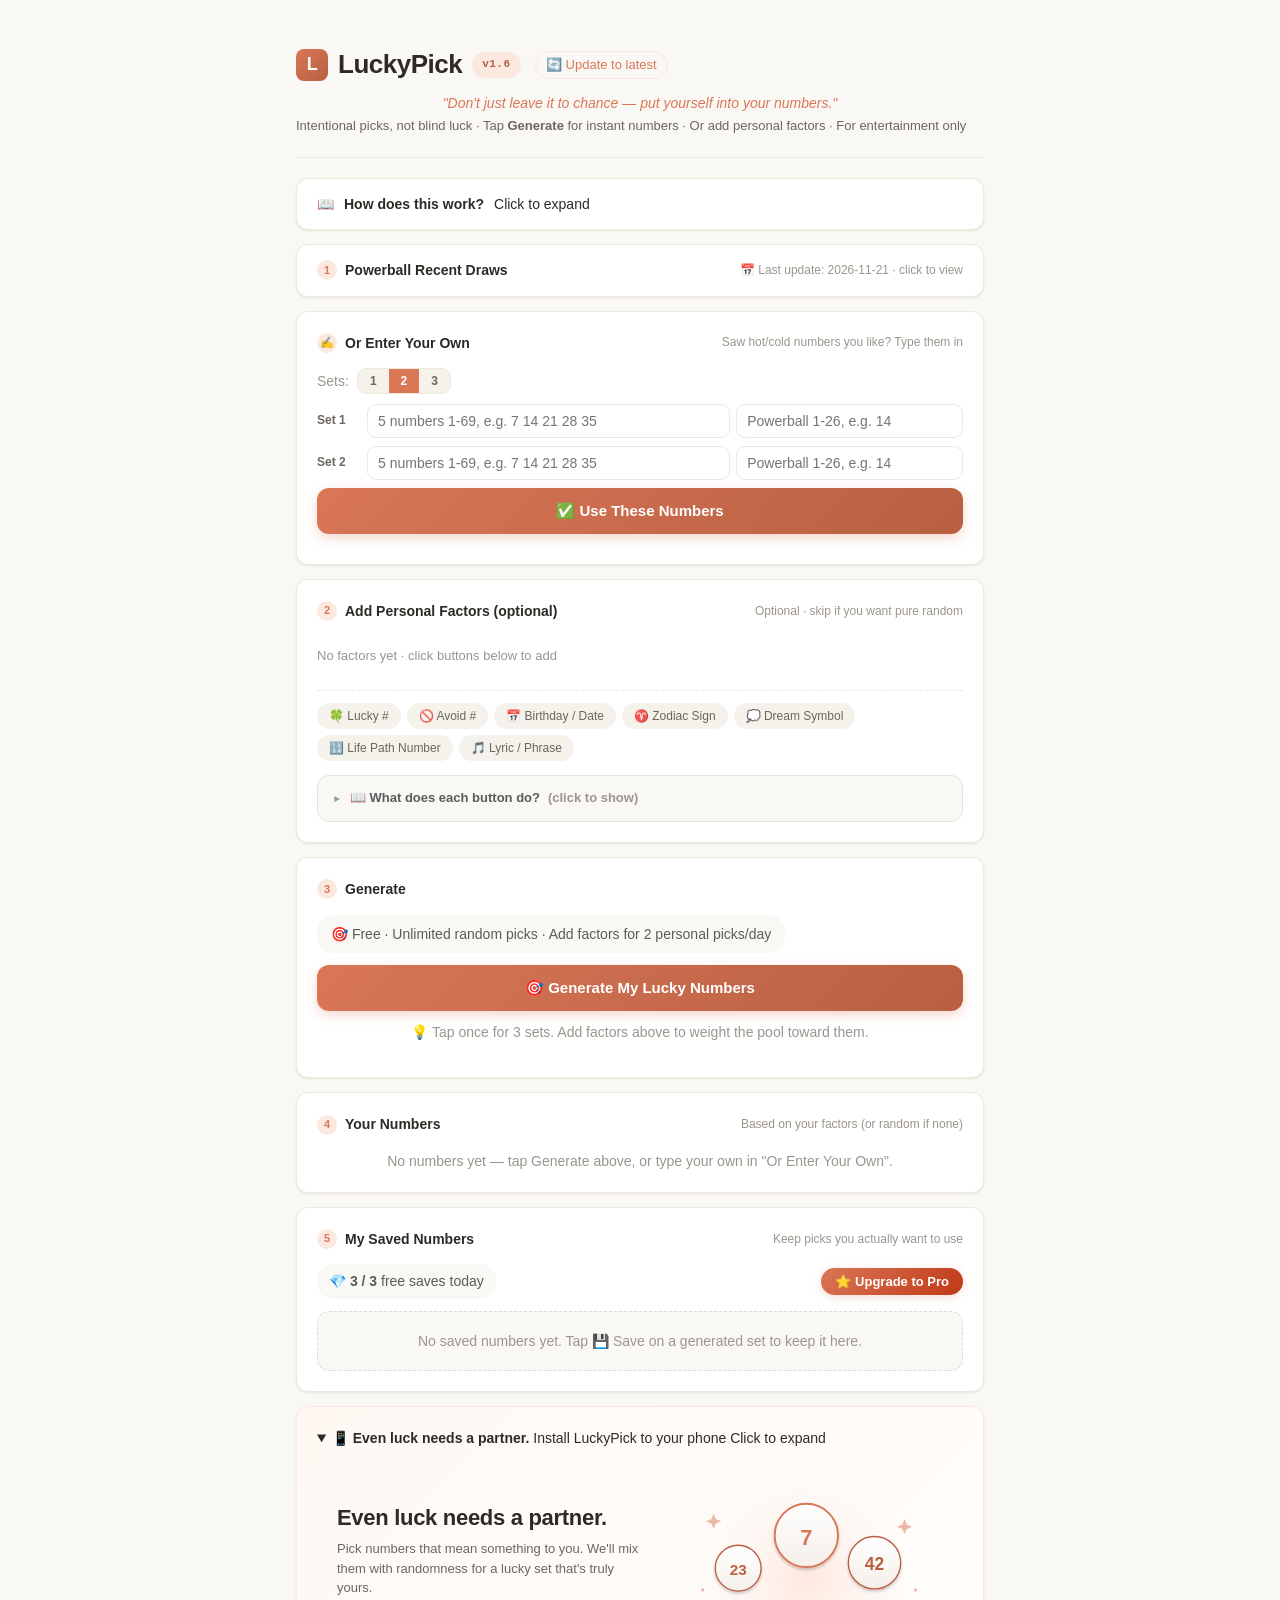
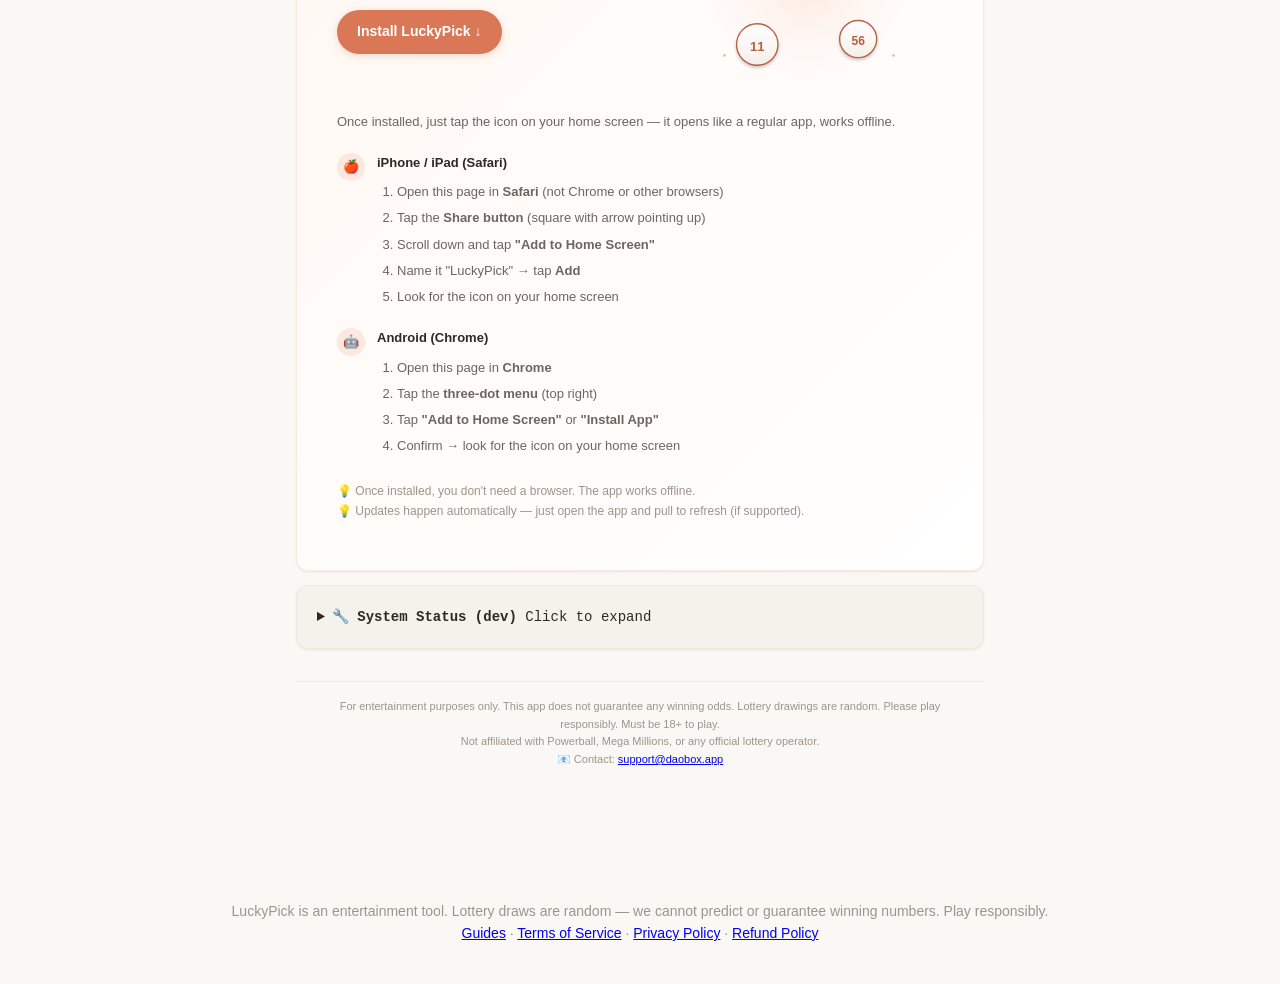
<file: public/index.html>
<!DOCTYPE html>
<html lang="en">
<head>
  <meta charset="UTF-8" />
  <meta name="viewport" content="width=device-width, initial-scale=1.0, viewport-fit=cover" />
  <meta name="theme-color" content="#D97757" />
  <meta name="description" content="Generate random number sets for drawings, giveaways, game nights, and lottery-style picks. Add personal factors, view number frequency stats, or enter your own numbers. Free, fast, and fun — for entertainment only." />
  <meta name="keywords" content="random number generator, draw generator, number picker, raffle picker, giveaway picker, number frequency" />
  <link rel="canonical" href="https://draw.daobox.app/" />

  <!-- Open Graph -->
  <meta property="og:type" content="website" />
  <meta property="og:site_name" content="LuckyPick" />
  <meta property="og:url" content="https://draw.daobox.app/" />
  <meta property="og:title" content="LuckyPick – Random Number &amp; Draw Generator" />
  <meta property="og:description" content="Generate random number sets with personal factors, frequency stats, and your own numbers. For drawings, giveaways, game nights and more." />
  <meta property="og:image" content="https://draw.daobox.app/icons/icon-512.png" />

  <!-- Twitter -->
  <meta name="twitter:card" content="summary" />
  <meta name="twitter:title" content="LuckyPick – Random Number &amp; Draw Generator" />
  <meta name="twitter:description" content="Generate random number sets with personal factors and frequency stats. For drawings, giveaways, game nights and more." />
  <meta name="twitter:image" content="https://draw.daobox.app/icons/icon-512.png" />

  <!-- PWA -->
  <link rel="manifest" href="manifest.json" />
  <link rel="icon" type="image/svg+xml" href="icons/icon.svg" />
  <link rel="apple-touch-icon" href="icons/icon-192.png" />
  <meta name="apple-mobile-web-app-capable" content="yes" />
  <meta name="apple-mobile-web-app-status-bar-style" content="default" />
  <meta name="apple-mobile-web-app-title" content="LuckyPick" />

  <title>LuckyPick – Random Number &amp; Draw Generator</title>
  <link rel="stylesheet" href="css/styles.css" />
</head>
<body>

<div class="app">

  <!-- ========== Header ========== -->
  <header class="hero">
    <h1>
      <span class="logo">L</span>
      <span>LuckyPick</span>
      <span class="version-badge" id="app-version" title="Product version">v1.6</span>
      <button class="refresh-app-btn" id="refresh-app-btn" type="button"
              aria-label="Update to latest version">🔄<span class="rb-full">Update to latest</span><span class="rb-short">Update</span></button>
    </h1>
    <p class="tagline-intent">"Don't just leave it to chance — put yourself into your numbers."</p>
    <p class="tagline">Intentional picks, not blind luck · Tap <b>Generate</b> for instant numbers · Or add personal factors · For entertainment only</p>
  </header>

  <!-- ========== 使用说明（明显位置） ========== -->
  <details class="card guide-card">
    <summary>
      <span class="num">📖</span>
      <span><b>How does this work?</b></span>
      <span class="hint">Click to expand</span>
    </summary>
    <div class="guide-content">
      <p>This is a <b>random number &amp; draw generator</b> — for giveaways, raffles, game nights, and lottery-style picks (Powerball &amp; Mega Millions supported). You can use it in two ways:</p>

      <div class="step">
        <div class="step-num">1</div>
        <div class="step-body">
          <b>Just tap Generate</b><br />
          <span class="muted">No setup needed. You get random numbers in one tap — same odds as a Quick Pick at the store.</span>
        </div>
      </div>

      <div class="step">
        <div class="step-num">2</div>
        <div class="step-body">
          <b>Or add personal factors first</b><br />
          <span class="muted">Click the buttons below (zodiac, dream, birthday, lucky numbers…). We weight the random pool around your inputs.</span>
        </div>
      </div>

      <div class="step">
        <div class="step-num">3</div>
        <div class="step-body">
          <b>Take the numbers to a retailer</b><br />
          <span class="muted">Buy a ticket, watch the draw, hope for the best. The odds don't change — but it feels more yours.</span>
        </div>
      </div>

      <p class="muted small">
        🎲 No tracking · no signup · no ads · works offline<br />
        ⚠️ For entertainment only. Odds are the same as any random pick.
      </p>
    </div>
  </details>

  <!-- ========== Recent Draws (上移到顶部，可折叠，Tabs 嵌在顶部) ========== -->
  <details class="card recent-card">
    <summary>
      <span class="num">1</span>
      <span><b id="recent-title">Recent Draws</b></span>
      <span class="hint">📅 <span id="last-update">Loading…</span> · click to view</span>
    </summary>
    <div class="recent-content">
      <!-- 4 个彩票切换 tab（嵌在 Recent Draws 框内顶部） -->
      <div class="tabs recent-tabs">
        <button class="tab active" data-game="powerball"><span class="flag">🇺🇸</span> Powerball</button>
        <button class="tab" data-game="megamillions"><span class="flag">🇺🇸</span> Mega Millions</button>
        <button class="tab tab-disabled" data-game="euromillions" aria-disabled="true"><span class="flag">🇪🇺</span> EuroMillions <span class="soon-pill">soon</span></button>
        <button class="tab tab-disabled" data-game="uklotto" aria-disabled="true"><span class="flag">🇬🇧</span> UK Lotto <span class="soon-pill">soon</span></button>
      </div>
      <div id="freq"></div>

      <!-- Frequency Stats -->
      <div class="freq-stats" id="freq-stats">
        <div class="freq-head">
          <b>📊 Frequency Stats</b>
          <div class="seg" id="freq-lookback">
            <button data-lb="20">20 draws</button>
            <button data-lb="50" class="active">50 draws</button>
          </div>
        </div>
        <div id="freq-grid"></div>
        <p class="muted small" style="margin-top:8px;">
          <span class="hot">hot</span> = appears way more than average ·
          <span class="cold">cold</span> = way less · last <b id="freq-lb">50</b> draws.
          <b>Intentional picks, not blind luck.</b>
        </p>
      </div>
    </div>
  </details>

  <!-- ========== Manual Pick ========== -->
  <section class="card" id="manual-card">
    <h2>
      <span class="num">✍️</span>
      <span>Or Enter Your Own</span>
      <span class="hint">Saw hot/cold numbers you like? Type them in</span>
    </h2>
    <div class="manual-count-row">
      <span class="muted small">Sets:</span>
      <div class="seg" id="manual-count">
        <button data-n="1">1</button>
        <button data-n="2" class="active">2</button>
        <button data-n="3">3</button>
      </div>
    </div>
    <div id="manual-inputs"></div>
    <div class="manual-actions">
      <button class="btn-primary" id="btn-use-manual">✅ Use These Numbers</button>
      <span class="muted small" id="manual-msg"></span>
    </div>
  </section>

  <section class="card">
    <h2>
      <span class="num">2</span>
      <span>Add Personal Factors (optional)</span>
      <span class="hint">Optional · skip if you want pure random</span>
    </h2>
    <div id="factor-list" class="factor-list"></div>
    <div class="factor-add">
      <button class="add-btn" data-add-factor="lucky">🍀 Lucky #</button>
      <button class="add-btn" data-add-factor="avoid">🚫 Avoid #</button>
      <button class="add-btn" data-add-factor="date">📅 Birthday / Date</button>
      <button class="add-btn" data-add-factor="zodiac">♈ Zodiac Sign</button>
      <button class="add-btn" data-add-factor="dream">💭 Dream Symbol</button>
      <button class="add-btn" data-add-factor="lifepath">🔢 Life Path Number</button>
      <button class="add-btn" data-add-factor="lyrics">🎵 Lyric / Phrase</button>
    </div>

    <!-- 内联输入区（替代弹窗） -->
    <div id="factor-inline" style="display:none;"></div>

    <!-- 每个按钮的说明，可点击展开 / 收起 -->
    <details class="factor-help">
      <summary>📖 What does each button do? <span class="muted small">(click to show)</span></summary>
      <div class="factor-help-content">
        <dl class="factor-help-list">
          <dt>🍀 Lucky #</dt>
          <dd>Type <b>digits only</b> (0-9), max 9 digits. Tap the button again to add more.</dd>
          <dt>🚫 Avoid #</dt>
          <dd>Same as Lucky #, but numbers you want excluded. Digits only, max 9 digits.</dd>
          <dt>📅 Birthday / Date</dt>
          <dd>A specific date (your birthday, anniversary). Its digits get pulled into the mix.</dd>
          <dt>♈ Zodiac Sign</dt>
          <dd>Pick your Western zodiac sign. Adds that sign\'s traditional lucky numbers.</dd>
          <dt>💭 Dream Symbol</dt>
          <dd>Type one or more dream keywords (e.g. <i>water cat bird</i>), max 256 characters. Each keyword has its own number set.</dd>
          <dt>🔢 Life Path Number</dt>
          <dd>Enter your birthday. Calculates your numerology Life Path number, then mixes it in.</dd>
          <dt>🎵 Lyric / Phrase</dt>
          <dd>Type any lyric, sentence, or thought (max 256 characters). Generates a fresh set of numbers each Generate.</dd>
        </dl>
        <p class="muted small">💡 Tap Generate below to roll a new set. All your factors combine.</p>

        <!-- ===== 设计思路（底部 callout） ===== -->
        <div class="factor-design-note">
            <h4 class="factor-design-title">💡 Why these 7 factors?</h4>

            <p class="factor-design-lead">7 options. Pick what feels right today.</p>

            <dl class="factor-design-list">
              <dt><b>Mix freely</b></dt>
              <dd>Add any combination of factors. No &quot;right&quot; number to pick — 1 is fine, all 7 is fine. Each one nudges the random pool.</dd>

              <dt><b>Swap anytime</b></dt>
              <dd>Don&apos;t feel like birthday today? Remove it. Add a Dream instead. Switch tomorrow. Nothing is locked in.</dd>

              <dt><b>Free-text works too</b></dt>
              <dd>Lyric / Phrase lets you type anything — a lyric, a thought, a sentence — and it gets hashed into a fresh number set on every Generate.</dd>

              <dt><b>Saved locally, always private</b></dt>
              <dd>Everything you add lives in your browser&apos;s localStorage on this device only. No signup, no server, no tracking. Close it — your factors are still here next time.</dd>
            </dl>

            <p class="factor-design-foot muted">Pick what feels yours. The randomness fills the rest.</p>
          </div>
      </div>
    </details>
  </section>

  <!-- ========== Generate ========== -->
  <section class="card">
    <h2>
      <span class="num">3</span>
      <span>Generate</span>
    </h2>
    <div class="gen-counter" id="gen-counter">🎯 5 / 5 free Generations today</div>
    <button class="btn-primary" id="btn-generate">
      🎯 Generate My Lucky Numbers
    </button>
    <p class="muted small center" style="margin-top: 10px;">
      💡 Tap once for 3 sets. Add factors above to weight the pool toward them.
    </p>
  </section>

  <!-- ========== Results ========== -->
  <section class="card" id="results-card">
    <h2>
      <span class="num">4</span>
      <span>Your Numbers</span>
      <span class="hint">Based on your factors (or random if none)</span>
    </h2>
    <div id="results"></div>
  </section>

  <!-- ========== Saved Library (移到下面，编号 5) ========== -->
  <section class="card">
    <h2>
      <span class="num">5</span>
      <span>My Saved Numbers</span>
      <span class="hint">Keep picks you actually want to use</span>
    </h2>
    <div class="save-toolbar">
      <span class="save-counter" id="save-counter">💎 3 / 3 free saves today</span>
      <button class="upgrade-btn" id="upgrade-btn" type="button">⭐ Upgrade to Pro</button>
    </div>
    <div id="saved-list"></div>
  </section>

  <!-- ========== 📱 PWA Install Guide ========== -->
  <details class="card install-card" id="install-guide" open>
    <summary>
      <span class="num">📱</span>
      <span><b>Even luck needs a partner.</b> Install LuckyPick to your phone</span>
      <span class="hint">Click to expand</span>
    </summary>
    <div class="guide-content">
      <!-- Hero: brand message + illustration -->
      <div class="install-hero">
        <div class="install-hero-text">
          <h3 class="install-hero-title">Even luck needs a partner.</h3>
          <p class="install-hero-sub">Pick numbers that mean something to you. We&apos;ll mix them with randomness for a lucky set that&apos;s truly yours.</p>
          <a href="#install-steps-anchor" class="install-hero-cta">Install LuckyPick ↓</a>
        </div>
        <div class="install-hero-image" aria-hidden="true">
          <!-- SVG: Floating lottery balls with sparkles (hand-drawn, on-brand) -->
          <svg viewBox="0 0 500 400" xmlns="http://www.w3.org/2000/svg">
            <defs>
              <radialGradient id="ih-bg" cx="50%" cy="50%" r="60%">
                <stop offset="0%" stop-color="#FFE8DE"/>
                <stop offset="100%" stop-color="#FAF8F5" stop-opacity="0"/>
              </radialGradient>
              <linearGradient id="ih-ball" x1="0%" y1="0%" x2="0%" y2="100%">
                <stop offset="0%" stop-color="#FFFFFF"/>
                <stop offset="100%" stop-color="#F5EFE9"/>
              </linearGradient>
              <filter id="ih-shadow" x="-50%" y="-50%" width="200%" height="200%">
                <feGaussianBlur in="SourceAlpha" stdDeviation="3"/>
                <feOffset dx="0" dy="3" result="offsetblur"/>
                <feComponentTransfer><feFuncA type="linear" slope="0.2"/></feComponentTransfer>
                <feMerge><feMergeNode/><feMergeNode in="SourceGraphic"/></feMerge>
              </filter>
            </defs>
            <!-- Soft glow background -->
            <circle cx="250" cy="200" r="180" fill="url(#ih-bg)"/>
            <!-- Sparkles -->
            <g fill="#D97757" opacity="0.5">
              <path d="M 80 80 L 84 90 L 94 94 L 84 98 L 80 108 L 76 98 L 66 94 L 76 90 Z"/>
              <path d="M 430 90 L 434 100 L 444 104 L 434 108 L 430 118 L 426 108 L 416 104 L 426 100 Z"/>
              <circle cx="60" cy="220" r="3"/>
              <circle cx="450" cy="220" r="3"/>
              <circle cx="100" cy="340" r="2.5"/>
              <circle cx="410" cy="340" r="2.5"/>
              <path d="M 240 60 L 243 67 L 250 70 L 243 73 L 240 80 L 237 73 L 230 70 L 237 67 Z" opacity="0.7"/>
            </g>
            <!-- Highlighted big ball (selected) -->
            <g filter="url(#ih-shadow)">
              <circle cx="250" cy="120" r="58" fill="url(#ih-ball)" stroke="#D97757" stroke-width="3.5"/>
            </g>
            <text x="250" y="138" text-anchor="middle" font-family="-apple-system, BlinkMacSystemFont, sans-serif" font-size="40" font-weight="700" fill="#D97757">7</text>
            <!-- Other balls -->
            <g filter="url(#ih-shadow)">
              <circle cx="125" cy="180" r="42" fill="url(#ih-ball)" stroke="#B85F42" stroke-width="2.5"/>
            </g>
            <text x="125" y="192" text-anchor="middle" font-family="-apple-system, BlinkMacSystemFont, sans-serif" font-size="28" font-weight="700" fill="#B85F42">23</text>
            <g filter="url(#ih-shadow)">
              <circle cx="375" cy="170" r="48" fill="url(#ih-ball)" stroke="#B85F42" stroke-width="2.5"/>
            </g>
            <text x="375" y="184" text-anchor="middle" font-family="-apple-system, BlinkMacSystemFont, sans-serif" font-size="32" font-weight="700" fill="#B85F42">42</text>
            <g filter="url(#ih-shadow)">
              <circle cx="160" cy="320" r="38" fill="url(#ih-ball)" stroke="#B85F42" stroke-width="2.5"/>
            </g>
            <text x="160" y="332" text-anchor="middle" font-family="-apple-system, BlinkMacSystemFont, sans-serif" font-size="24" font-weight="700" fill="#B85F42">11</text>
            <g filter="url(#ih-shadow)">
              <circle cx="345" cy="310" r="34" fill="url(#ih-ball)" stroke="#B85F42" stroke-width="2.5"/>
            </g>
            <text x="345" y="320" text-anchor="middle" font-family="-apple-system, BlinkMacSystemFont, sans-serif" font-size="22" font-weight="700" fill="#B85F42">56</text>
          </svg>
        </div>
      </div>

      <p id="install-steps-anchor" class="install-intro">Once installed, just tap the icon on your home screen — it opens like a regular app, works offline.</p>

      <div class="step">
        <div class="step-num">🍎</div>
        <div class="step-body">
          <b>iPhone / iPad (Safari)</b>
          <ol class="install-steps">
            <li>Open this page in <b>Safari</b> (not Chrome or other browsers)</li>
            <li>Tap the <b>Share button</b> (square with arrow pointing up)</li>
            <li>Scroll down and tap <b>"Add to Home Screen"</b></li>
            <li>Name it "LuckyPick" → tap <b>Add</b></li>
            <li>Look for the icon on your home screen</li>
          </ol>
        </div>
      </div>

      <div class="step">
        <div class="step-num">🤖</div>
        <div class="step-body">
          <b>Android (Chrome)</b>
          <ol class="install-steps">
            <li>Open this page in <b>Chrome</b></li>
            <li>Tap the <b>three-dot menu</b> (top right)</li>
            <li>Tap <b>"Add to Home Screen"</b> or <b>"Install App"</b></li>
            <li>Confirm → look for the icon on your home screen</li>
          </ol>
        </div>
      </div>

      <p class="muted small">
        💡 Once installed, you don't need a browser. The app works offline.<br />
        💡 Updates happen automatically — just open the app and pull to refresh (if supported).
      </p>
    </div>
  </details>

  <!-- ========== Debug Info (Dev) ========== -->
  <details class="card debug-card" id="debug-info">
    <summary>
      <span class="num">🔧</span>
      <span><b>System Status (dev)</b></span>
      <span class="hint">Click to expand</span>
    </summary>
    <div class="debug-content" id="debug-content">
      <div>Loading…</div>
    </div>
  </details>

  <!-- ========== Disclaimer ========== -->
  <p class="disclaimer">
    For entertainment purposes only. This app does not guarantee any winning odds.
    Lottery drawings are random. Please play responsibly. Must be 18+ to play.<br />
    Not affiliated with Powerball, Mega Millions, or any official lottery operator.<br />
    <span class="contact-line">📧 Contact: <span id="contact-email"></span></span>
  </p>

</div>

<!-- ========== Modal ========== -->
<div class="modal-mask" id="modal-mask">
  <div class="modal" id="modal"></div>
</div>

<!-- ========== Scripts ========== -->
<script src="data/powerball.js"></script>
<script src="data/megamillions.js"></script>
<script src="data/euromillions.js"></script>
<script src="data/uklotto.js"></script>
<script src="js/engine.js"></script>
<script src="js/app.js"></script>

<!-- 合规免责声明（娱乐工具，不保证中奖） -->
<footer class="muted small" style="text-align:center; padding: 24px 16px 40px;">
  LuckyPick is an entertainment tool. Lottery draws are random — we cannot predict or guarantee winning numbers. Play responsibly.<br /><a href="/guides/">Guides</a> · <a href="/terms">Terms of Service</a> · <a href="/privacy">Privacy Policy</a> · <a href="/refunds">Refund Policy</a>
</footer>

<script>
  // Build contact email via JS to avoid Cloudflare email obfuscation mangling mailto links
  (function () {
    var u = 'support', d = 'daobox.app';
    var el = document.getElementById('contact-email');
    if (el) el.innerHTML = '<a href="mailto:' + u + '@' + d + '">' + u + '@' + d + '</a>';
  })();
</script>
<!-- Service Worker (Production only, skipped on localhost) -->
<script>
  const isLocalDev = location.hostname === 'localhost'
                  || location.hostname === '127.0.0.1'
                  || location.protocol === 'file:';
  if (!isLocalDev && 'serviceWorker' in navigator) {
    window.addEventListener('load', () => {
      navigator.serviceWorker.register('service-worker.js')
        .then(reg => console.log('[LuckyPick] SW registered:', reg.scope))
        .catch(err => console.warn('[LuckyPick] SW failed:', err));
    });
  }

      // 切回前台时触发 SW 更新检查（覆盖长期不关闭的页面，方案A）
      document.addEventListener('visibilitychange', function () {
        if (document.visibilityState !== 'visible' || !('serviceWorker' in navigator)) return;
        navigator.serviceWorker.getRegistration().then(function (r) {
          if (r) r.update().catch(function () {});
        }).catch(function () {});
      });
  </script>

</body>
</html>
</file>
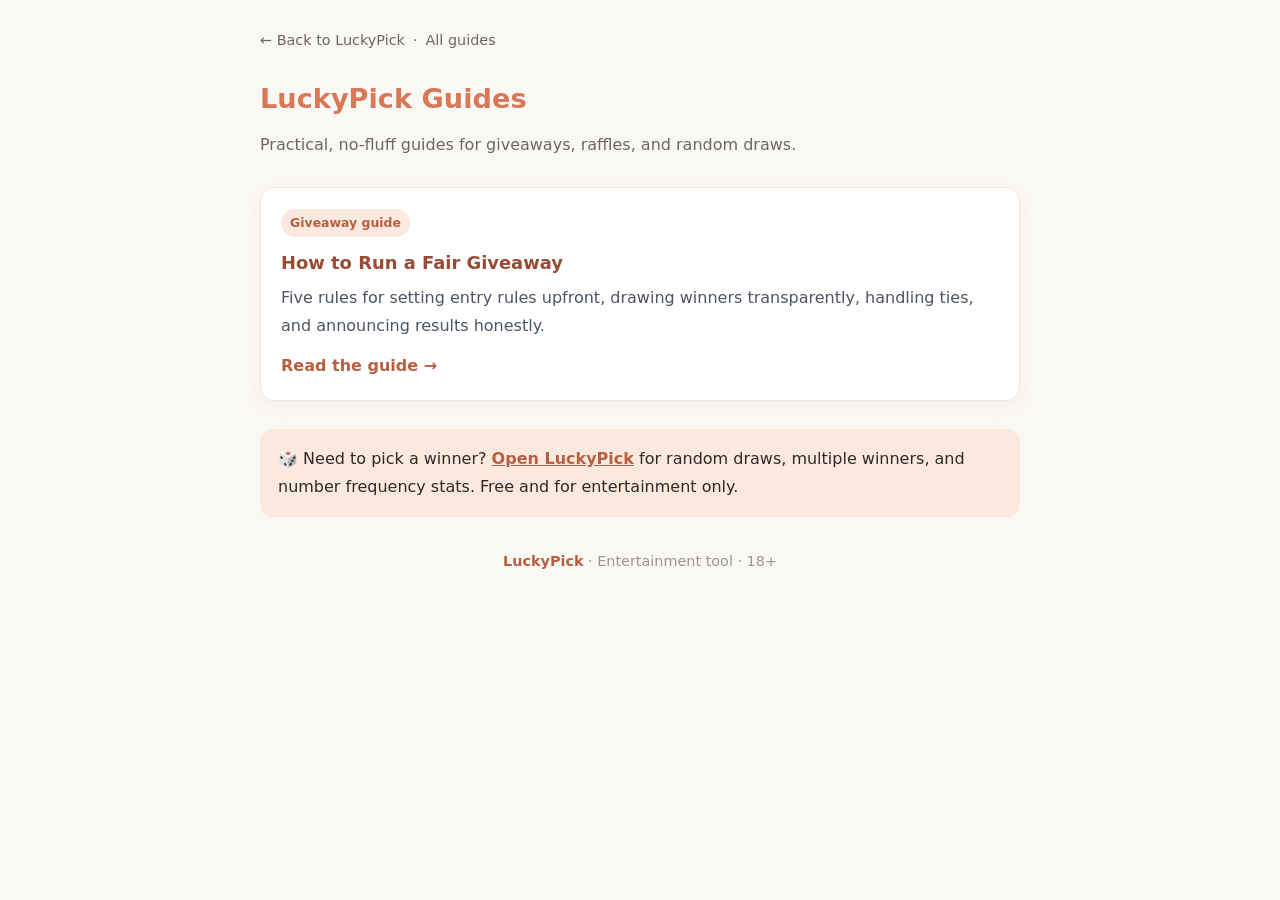
<file: public/guides/index.html>
<!DOCTYPE html>
<html lang="en">
<head>
<meta charset="UTF-8">
<meta name="viewport" content="width=device-width, initial-scale=1.0">
<title>LuckyPick Guides – Fair Giveaways &amp; Random Draw Tips</title>
<meta name="description" content="LuckyPick guides for fair giveaways, raffles, and random draws. Learn how to set clear rules, pick winners transparently, handle ties, and announce results honestly.">
<meta name="keywords" content="giveaway guide, fair giveaway, raffle guide, random draw tips, giveaway picker">
<link rel="canonical" href="https://lucky.daobox.app/guides/">
<style>
body{font-family:system-ui,-apple-system,"Segoe UI",sans-serif;line-height:1.75;color:#2d2a26;background:#faf8f5;max-width:760px;margin:0 auto;padding:28px 16px 56px;}
a{color:#b85f42}.crumbs{font-size:.9em;color:#6b6660;margin-bottom:22px}.crumbs a{color:#6b6660;text-decoration:none}.crumbs span{margin:0 8px}
h1{font-size:1.7em;color:#d97757;margin-bottom:8px}.intro{color:#6b6660;margin-top:0}
.grid{display:grid;gap:16px;margin:28px 0}.card{display:block;background:#fff;border:1px solid #f3e5dc;border-radius:14px;padding:20px;text-decoration:none;color:inherit;box-shadow:0 5px 18px rgba(184,95,66,.07)}
.card:hover{border-color:#d97757;transform:translateY(-1px)}.tag{display:inline-block;background:#fbe8de;color:#b85f42;font-size:.78em;font-weight:600;padding:3px 9px;border-radius:999px}.card h2{font-size:1.12em;color:#994b34;margin:10px 0 6px}.card p{color:#4b5563;margin:0}.more{margin-top:12px;font-weight:600;color:#b85f42}
.note{background:#fbe8de;border-radius:12px;padding:16px 18px;margin-top:26px}.footer{text-align:center;color:#9b958c;font-size:.9em;margin-top:32px}.footer a{font-weight:600;text-decoration:none}
</style>
</head>
<body>
<nav class="crumbs"><a href="/">← Back to LuckyPick</a><span>·</span><a href="/guides/">All guides</a></nav>
<h1>LuckyPick Guides</h1>
<p class="intro">Practical, no-fluff guides for giveaways, raffles, and random draws.</p>
<main class="grid">
  <a class="card" href="/guides/fair-giveaway">
    <span class="tag">Giveaway guide</span>
    <h2>How to Run a Fair Giveaway</h2>
    <p>Five rules for setting entry rules upfront, drawing winners transparently, handling ties, and announcing results honestly.</p>
    <div class="more">Read the guide →</div>
  </a>
</main>
<div class="note">🎲 Need to pick a winner? <strong><a href="/">Open LuckyPick</a></strong> for random draws, multiple winners, and number frequency stats. Free and for entertainment only.</div>
<p class="footer"><a href="/">LuckyPick</a> · Entertainment tool · 18+</p>
</body>
</html>
</file>
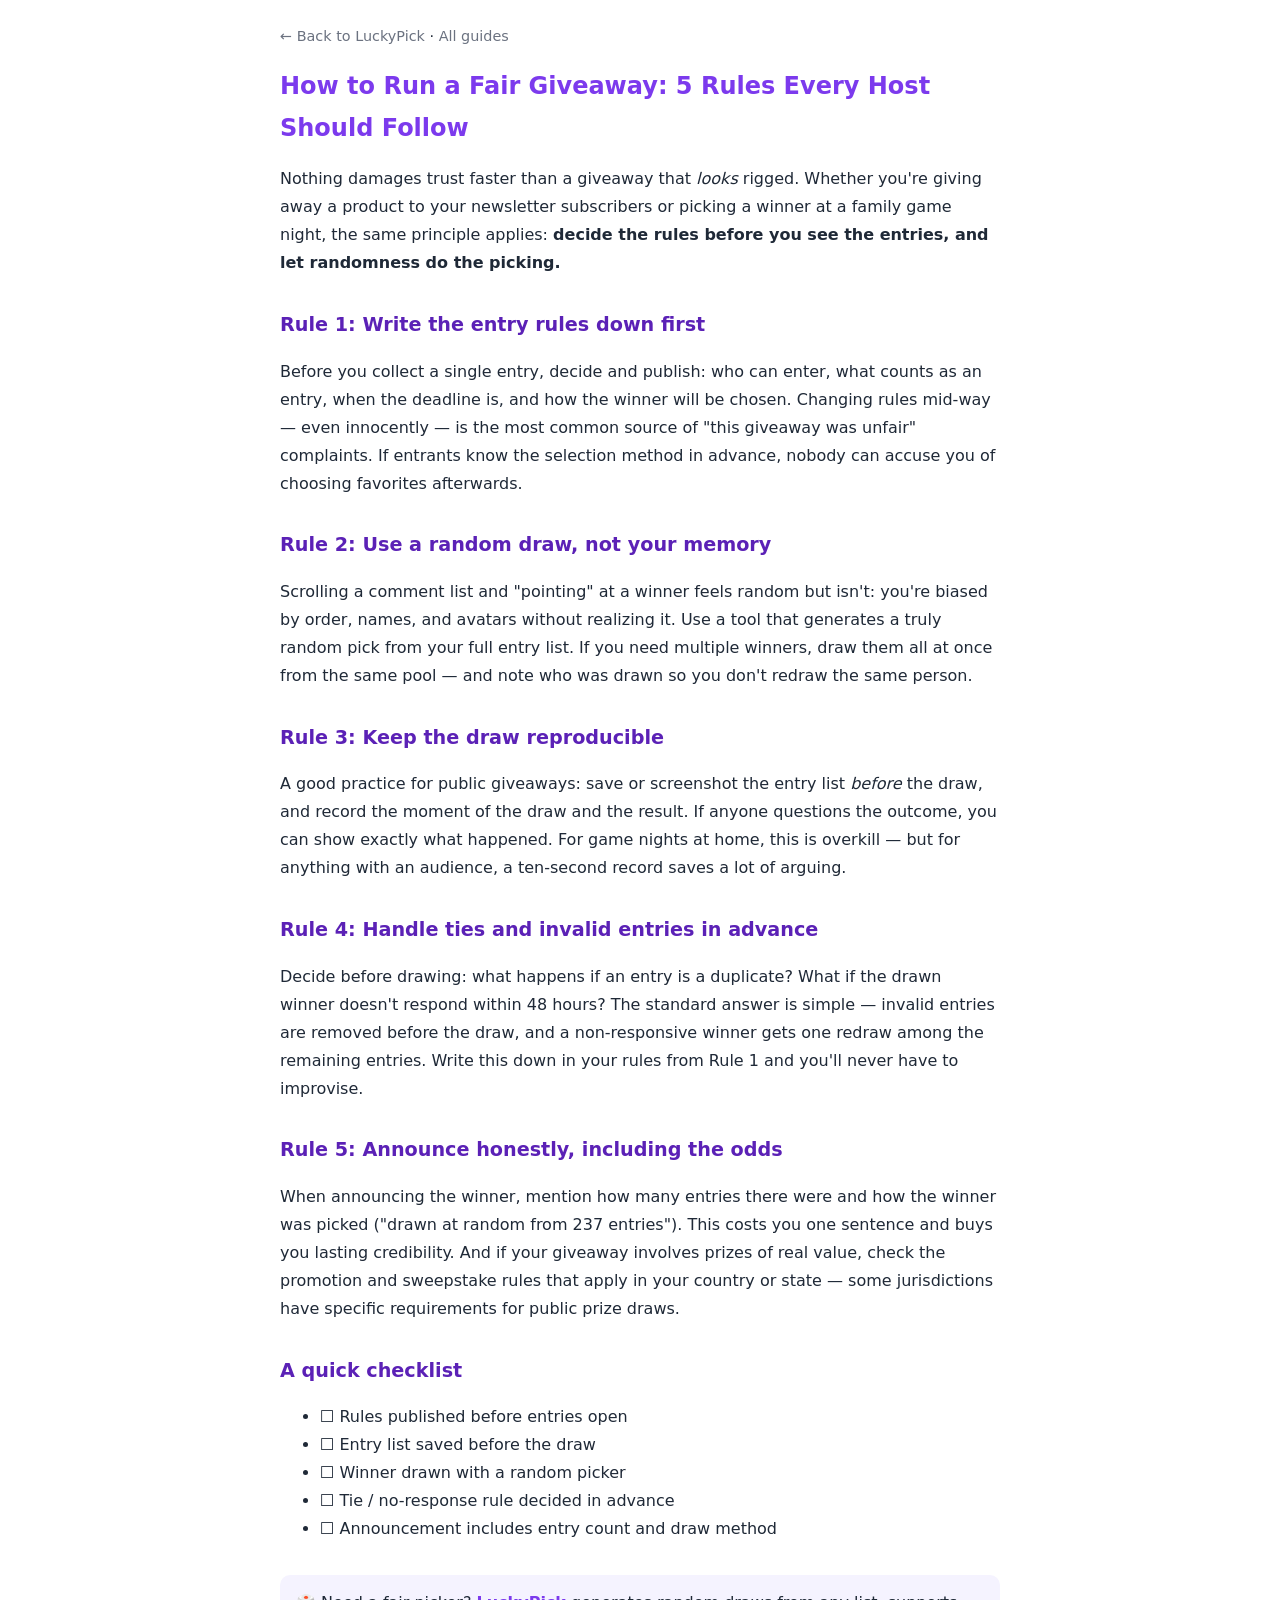
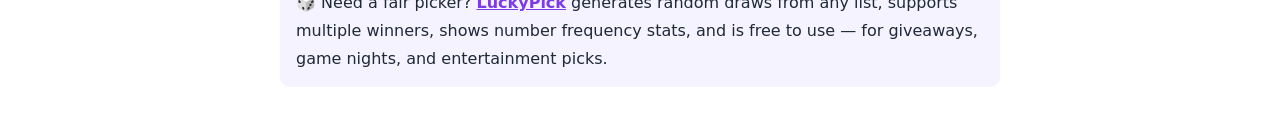
<file: public/guides/fair-giveaway.html>
<!DOCTYPE html>
<html lang="en">
<head>
<meta charset="UTF-8">
<meta name="viewport" content="width=device-width, initial-scale=1.0">
<title>How to Run a Fair Giveaway: 5 Rules Every Host Should Follow – LuckyPick</title>
<meta name="description" content="A practical guide to running a fair giveaway or raffle: set clear entry rules upfront, pick winners with a transparent random draw, handle ties, and announce results honestly. Includes a free random draw picker.">
<meta name="keywords" content="fair giveaway, giveaway picker, raffle picker, random draw, how to pick a winner">
<meta property="og:title" content="How to Run a Fair Giveaway: 5 Rules Every Host Should Follow">
<meta property="og:description" content="Set clear rules, pick winners with a transparent random draw, handle ties fairly. Free draw picker included.">
<link rel="canonical" href="https://lucky.daobox.app/guides/fair-giveaway">
<style>
body{font-family:system-ui,-apple-system,"Segoe UI",sans-serif;line-height:1.75;color:#1f2937;max-width:720px;margin:0 auto;padding:24px 16px 48px;}
h1{font-size:1.5em;color:#7c3aed;} h2{font-size:1.2em;color:#5b21b6;margin-top:1.6em;}
.cta{background:#f5f3ff;border-radius:10px;padding:14px 16px;margin-top:2em;}
.cta a{color:#7c3aed;font-weight:600;}
.back{font-size:.9em;} .back a{color:#6b7280;text-decoration:none;}
</style>
</head>
<body>
<nav class="back"><a href="/">← Back to LuckyPick</a> · <a href="/guides/">All guides</a></nav>
<h1>How to Run a Fair Giveaway: 5 Rules Every Host Should Follow</h1>
<p>Nothing damages trust faster than a giveaway that <em>looks</em> rigged. Whether you're giving away a product to your newsletter subscribers or picking a winner at a family game night, the same principle applies: <strong>decide the rules before you see the entries, and let randomness do the picking.</strong></p>
<h2>Rule 1: Write the entry rules down first</h2>
<p>Before you collect a single entry, decide and publish: who can enter, what counts as an entry, when the deadline is, and how the winner will be chosen. Changing rules mid-way — even innocently — is the most common source of "this giveaway was unfair" complaints. If entrants know the selection method in advance, nobody can accuse you of choosing favorites afterwards.</p>
<h2>Rule 2: Use a random draw, not your memory</h2>
<p>Scrolling a comment list and "pointing" at a winner feels random but isn't: you're biased by order, names, and avatars without realizing it. Use a tool that generates a truly random pick from your full entry list. If you need multiple winners, draw them all at once from the same pool — and note who was drawn so you don't redraw the same person.</p>
<h2>Rule 3: Keep the draw reproducible</h2>
<p>A good practice for public giveaways: save or screenshot the entry list <em>before</em> the draw, and record the moment of the draw and the result. If anyone questions the outcome, you can show exactly what happened. For game nights at home, this is overkill — but for anything with an audience, a ten-second record saves a lot of arguing.</p>
<h2>Rule 4: Handle ties and invalid entries in advance</h2>
<p>Decide before drawing: what happens if an entry is a duplicate? What if the drawn winner doesn't respond within 48 hours? The standard answer is simple — invalid entries are removed before the draw, and a non-responsive winner gets one redraw among the remaining entries. Write this down in your rules from Rule 1 and you'll never have to improvise.</p>
<h2>Rule 5: Announce honestly, including the odds</h2>
<p>When announcing the winner, mention how many entries there were and how the winner was picked ("drawn at random from 237 entries"). This costs you one sentence and buys you lasting credibility. And if your giveaway involves prizes of real value, check the promotion and sweepstake rules that apply in your country or state — some jurisdictions have specific requirements for public prize draws.</p>
<h2>A quick checklist</h2>
<ul>
<li>☐ Rules published before entries open</li>
<li>☐ Entry list saved before the draw</li>
<li>☐ Winner drawn with a random picker</li>
<li>☐ Tie / no-response rule decided in advance</li>
<li>☐ Announcement includes entry count and draw method</li>
</ul>
<div class="cta">
🎲 Need a fair picker? <strong><a href="/">LuckyPick</a></strong> generates random draws from any list, supports multiple winners, shows number frequency stats, and is free to use — for giveaways, game nights, and entertainment picks.
</div>
</body>
</html>
</file>
<file: public/css/styles.css>
/**
 * styles.css - LuckyPick 样式（柔和中性风格）
 *
 * 设计原则：
 *   - 暖色基调（赤陶/橙珊瑚），不用冷色不用黑白灰
 *   - 柔和圆角 + 浅阴影，避免生硬
 *   - 宽松间距，呼吸感
 *   - 移动优先（手机友好）
 *   - 不要玄学感太重（避免"算命"刻板印象）
 */

:root {
  /* 颜色 */
  --bg:           #FAF8F5;   /* 暖白底 */
  --bg-deep:      #F5F1EB;
  --card:         #FFFFFF;
  --text:         #2D2A26;   /* 深棕灰，比纯黑柔和 */
  --text-soft:    #6B6660;
  --muted:        #9B958C;
  --line:         #ECE9DD;

  /* 主色（赤陶色系） */
  --accent:       #D97757;
  --accent-soft:  #FBE8DE;
  --accent-deep:  #B85F42;

  /* 球色 */
  --ball-front:   #E8F0FF;
  --ball-front-c: #185FA5;
  --ball-back:    #FBE8DE;
  --ball-back-c:  #B85F42;
  --ball-qxc:     #F0EBE3;
  --ball-qxc-c:   #2D2A26;

  /* 状态色 */
  --success:      #5A8A6E;
  --success-soft: #E8F0E8;
  --warn:         #C8845F;

  /* 形状 */
  --radius-sm: 8px;
  --radius:    12px;
  --radius-lg: 16px;

  /* 阴影 */
  --shadow-sm: 0 1px 3px rgba(45, 42, 38, 0.04), 0 1px 2px rgba(45, 42, 38, 0.06);
  --shadow:    0 4px 12px rgba(45, 42, 38, 0.06), 0 2px 4px rgba(45, 42, 38, 0.04);
  --shadow-lg: 0 10px 24px rgba(45, 42, 38, 0.08);

  /* 字体 */
  --font: -apple-system, BlinkMacSystemFont, "SF Pro Text", "PingFang SC",
          "Microsoft YaHei", "Hiragino Sans GB", sans-serif;
}

* { box-sizing: border-box; }

html, body {
  margin: 0;
  padding: 0;
  background: var(--bg);
  color: var(--text);
  font-family: var(--font);
  font-size: 14px;
  line-height: 1.6;
  -webkit-font-smoothing: antialiased;
  -moz-osx-font-smoothing: grayscale;
}

/* ========== 布局 ========== */
.app {
  max-width: 720px;
  margin: 0 auto;
  padding: 20px 16px 80px;
}

header.hero {
  padding: 24px 0 20px;
  margin-bottom: 20px;
  border-bottom: 1px solid var(--line);
}

header.hero h1 {
  font-size: 26px;
  font-weight: 600;
  margin: 0 0 6px;
  letter-spacing: -0.5px;
  display: flex;
  align-items: center;
  gap: 10px;
}

header.hero h1 .logo {
  width: 32px;
  height: 32px;
  border-radius: 8px;
  background: linear-gradient(135deg, var(--accent), var(--accent-deep));
  display: inline-flex;
  align-items: center;
  justify-content: center;
  color: white;
  font-weight: 700;
  font-size: 18px;
}

header.hero .tagline-intent {
  color: var(--accent);
  font-size: 14px;
  font-weight: 500;
  font-style: italic;
  margin: 4px 0 2px;
  text-align: center;
}

header.hero .tagline {
  color: var(--text-soft);
  font-size: 13px;
  margin: 0;
}

/* 版本号徽章（右上角小 pill） */
header.hero h1 .version-badge {
  font-size: 11px;
  font-weight: 600;
  color: var(--accent-deep);
  background: var(--accent-soft);
  padding: 4px 10px;
  border-radius: 100px;
  letter-spacing: 0.5px;
  cursor: help;
  user-select: none;
  font-family: -apple-system, BlinkMacSystemFont, ui-monospace, "SF Mono", Menlo, Consolas, monospace;
}

/* 刷新整个 app 按钮（header 顶部，挨着版本号） */
header.hero h1 .refresh-app-btn {
  background: transparent;
  border: 1px solid var(--accent-soft);
  color: var(--accent);
  border-radius: 100px;
  height: 28px;
  font-size: 13px;
  cursor: pointer;
  display: inline-flex;
  align-items: center;
  justify-content: center;
  gap: 4px;
  white-space: nowrap;
  padding: 0 10px;
  margin-left: 4px;
  transition: all 0.2s ease;
}
header.hero h1 .refresh-app-btn:hover {
  background: var(--accent-soft);
  border-color: var(--accent);
}
header.hero h1 .refresh-app-btn:active {
  transform: scale(0.92);
}
header.hero h1 .refresh-app-btn:disabled {
  opacity: 0.6;
  cursor: wait;
}

/* ========== Tabs ========== */
.tabs {
  display: flex;
  gap: 6px;
  margin-bottom: 20px;
  padding: 4px;
  background: var(--bg-deep);
  border-radius: var(--radius);
}

/* Tabs inside Recent Draws card: tighter spacing */
.recent-content .tabs {
  margin-bottom: 14px;
  margin-top: 0;
}

.tab {
  flex: 1;
  padding: 10px 14px;
  border: 0;
  background: transparent;
  border-radius: var(--radius-sm);
  cursor: pointer;
  font-size: 14px;
  font-weight: 500;
  color: var(--text-soft);
  font-family: inherit;
  transition: all 0.2s ease;
}

.tab.active {
  background: var(--card);
  color: var(--accent);
  font-weight: 600;
  box-shadow: var(--shadow-sm);
}

.tab:hover:not(.active) {
  color: var(--text);
}

/* Disabled / "coming soon" tab (EU + UK while fetcher unavailable) */
.tab.tab-disabled {
  opacity: 0.55;
  cursor: not-allowed;
  background: transparent;
  box-shadow: none;
}
.tab.tab-disabled:hover {
  color: var(--text-soft);
  background: transparent;
  box-shadow: none;
}
.tab.tab-disabled.active {
  /* shouldn't happen, but just in case */
  background: var(--bg-deep);
  color: var(--text-soft);
  font-weight: 500;
}
.tab .soon-pill {
  display: inline-block;
  font-size: 9px;
  font-weight: 600;
  letter-spacing: 0.4px;
  text-transform: uppercase;
  background: var(--accent-soft);
  color: var(--accent-deep);
  padding: 2px 6px;
  border-radius: 100px;
  margin-left: 6px;
  vertical-align: middle;
}

/* ========== 卡片 ========== */
.card {
  background: var(--card);
  border-radius: var(--radius);
  padding: 20px;
  margin-bottom: 14px;
  box-shadow: var(--shadow-sm);
  border: 1px solid var(--line);
}

.card h2 {
  font-size: 14px;
  font-weight: 600;
  margin: 0 0 14px;
  color: var(--text);
  display: flex;
  align-items: center;
  gap: 8px;
}

.card h2 .num {
  width: 20px;
  height: 20px;
  border-radius: 50%;
  background: var(--accent-soft);
  color: var(--accent);
  font-size: 11px;
  font-weight: 700;
  display: inline-flex;
  align-items: center;
  justify-content: center;
}

.card h2 .hint {
  font-weight: 400;
  color: var(--muted);
  font-size: 12px;
  margin-left: auto;
}

/* ========== 因素列表 ========== */
.factor-list {
  display: flex;
  flex-wrap: wrap;
  gap: 8px;
  margin-bottom: 14px;
  min-height: 40px;
  align-items: center;
}

.factor-list:empty::before {
  content: '点击下方按钮添加你的幸运因素';
  color: var(--muted);
  font-size: 13px;
  font-style: italic;
}

.factor-chip {
  display: inline-flex;
  align-items: center;
  gap: 6px;
  padding: 6px 12px;
  background: var(--accent-soft);
  color: var(--accent-deep);
  border-radius: 100px;
  font-size: 13px;
  font-weight: 500;
  animation: chipIn 0.3s ease;
}

.factor-chip.avoid {
  background: var(--bg-deep);
  color: var(--text-soft);
}

.factor-chip .icon {
  font-size: 14px;
}

.factor-chip .remove {
  background: transparent;
  border: 0;
  color: inherit;
  cursor: pointer;
  padding: 0;
  width: 16px;
  height: 16px;
  border-radius: 50%;
  display: inline-flex;
  align-items: center;
  justify-content: center;
  font-size: 14px;
  opacity: 0.6;
  margin-left: 2px;
}

.factor-chip .remove:hover {
  opacity: 1;
  background: rgba(0, 0, 0, 0.06);
}

@keyframes chipIn {
  from { opacity: 0; transform: scale(0.85); }
  to   { opacity: 1; transform: scale(1); }
}

/* ========== 添加因素按钮组 ========== */
.factor-add {
  display: flex;
  flex-wrap: wrap;
  gap: 6px;
  padding-top: 12px;
  border-top: 1px dashed var(--line);
}

.add-btn {
  padding: 6px 12px;
  background: var(--bg-deep);
  color: var(--text-soft);
  border: 0;
  border-radius: 100px;
  cursor: pointer;
  font-size: 12px;
  font-family: inherit;
  transition: all 0.15s ease;
}

.add-btn:hover {
  background: var(--accent-soft);
  color: var(--accent-deep);
}

/* ========== 号码输入 ========== */
.numbers-input {
  display: flex;
  gap: 6px;
  flex-wrap: wrap;
  align-items: center;
}

.numbers-input input {
  flex: 1;
  min-width: 140px;
  padding: 8px 12px;
  border: 1px solid var(--line);
  border-radius: var(--radius-sm);
  font-size: 13px;
  font-family: inherit;
  background: var(--bg);
  color: var(--text);
}

.numbers-input input:focus {
  outline: none;
  border-color: var(--accent);
  background: var(--card);
}

.numbers-input button {
  padding: 8px 14px;
  background: var(--accent);
  color: white;
  border: 0;
  border-radius: var(--radius-sm);
  cursor: pointer;
  font-size: 13px;
  font-weight: 500;
  font-family: inherit;
}

.numbers-input button:hover {
  background: var(--accent-deep);
}

/* ========== 弹出面板（添加因素） ========== */
.modal-mask {
  position: fixed;
  inset: 0;
  background: rgba(45, 42, 38, 0.4);
  display: none;
  align-items: center;
  justify-content: center;
  z-index: 100;
  backdrop-filter: blur(2px);
}

.modal-mask.show {
  display: flex;
}

.modal {
  background: var(--card);
  border-radius: var(--radius-lg);
  padding: 24px;
  max-width: 400px;
  width: calc(100% - 32px);
  box-shadow: var(--shadow-lg);
  animation: modalIn 0.25s ease;
}

@keyframes modalIn {
  from { opacity: 0; transform: scale(0.95) translateY(8px); }
  to   { opacity: 1; transform: scale(1) translateY(0); }
}

.modal h3 {
  margin: 0 0 16px;
  font-size: 16px;
  font-weight: 600;
}

.modal label {
  display: block;
  font-size: 12px;
  color: var(--text-soft);
  margin-bottom: 6px;
  font-weight: 500;
}

.modal input, .modal select {
  width: 100%;
  padding: 10px 12px;
  border: 1px solid var(--line);
  border-radius: var(--radius-sm);
  font-size: 14px;
  font-family: inherit;
  margin-bottom: 14px;
}

.modal input:focus, .modal select:focus {
  outline: none;
  border-color: var(--accent);
}

.modal .actions {
  display: flex;
  gap: 8px;
  justify-content: flex-end;
  margin-top: 8px;
}

.modal .actions button {
  padding: 9px 18px;
  border: 0;
  border-radius: var(--radius-sm);
  cursor: pointer;
  font-size: 14px;
  font-weight: 500;
  font-family: inherit;
}

.modal .actions .cancel {
  background: var(--bg-deep);
  color: var(--text-soft);
}

.modal .actions .ok {
  background: var(--accent);
  color: white;
}

/* ========== 权重滑块 ========== */
.weight-row {
  display: flex;
  align-items: center;
  gap: 10px;
  padding: 6px 0;
}

.weight-row label {
  flex: 0 0 90px;
  font-size: 13px;
  color: var(--text-soft);
  font-weight: 500;
}

.weight-row input[type=range] {
  flex: 1;
  -webkit-appearance: none;
  height: 4px;
  border-radius: 2px;
  background: var(--line);
  outline: none;
}

.weight-row input[type=range]::-webkit-slider-thumb {
  -webkit-appearance: none;
  width: 18px;
  height: 18px;
  border-radius: 50%;
  background: var(--accent);
  cursor: pointer;
  border: 2px solid var(--card);
  box-shadow: var(--shadow-sm);
}

.weight-row input[type=range]::-moz-range-thumb {
  width: 18px;
  height: 18px;
  border-radius: 50%;
  background: var(--accent);
  cursor: pointer;
  border: 2px solid var(--card);
  box-shadow: var(--shadow-sm);
}

.weight-row .val {
  flex: 0 0 36px;
  text-align: right;
  font-size: 13px;
  font-weight: 600;
  color: var(--accent);
}

/* ========== 大按钮 ========== */
.btn-primary {
  width: 100%;
  padding: 14px 20px;
  background: linear-gradient(135deg, var(--accent), var(--accent-deep));
  color: white;
  border: 0;
  border-radius: var(--radius);
  cursor: pointer;
  font-size: 15px;
  font-weight: 600;
  font-family: inherit;
  box-shadow: 0 4px 12px rgba(217, 119, 87, 0.3);
  transition: transform 0.1s ease;
}

.btn-primary:hover {
  transform: translateY(-1px);
  box-shadow: 0 6px 16px rgba(217, 119, 87, 0.4);
}

.btn-primary:active {
  transform: translateY(0);
}

/* ========== 号码展示 ========== */
.balls {
  display: flex;
  gap: 8px;
  flex-wrap: wrap;
  align-items: center;
}

.ball {
  width: 38px;
  height: 38px;
  border-radius: 50%;
  display: inline-flex;
  align-items: center;
  justify-content: center;
  font-size: 15px;
  font-weight: 700;
  font-variant-numeric: tabular-nums;
  background: var(--ball-qxc);
  color: var(--ball-qxc-c);
  transition: transform 0.3s ease;
}

.ball.front {
  background: var(--ball-front);
  color: var(--ball-front-c);
}

.ball.back {
  background: var(--ball-back);
  color: var(--ball-back-c);
}

.ball.divider {
  background: transparent;
  color: var(--muted);
  width: auto;
  font-size: 14px;
  font-weight: 400;
}

/* ========== 生成结果卡片 ========== */
.result-card {
  background: linear-gradient(135deg, var(--bg-deep) 0%, var(--card) 100%);
  border: 1px solid var(--line);
  border-radius: var(--radius);
  padding: 18px;
  margin-bottom: 12px;
  position: relative;
}

.result-card .scheme-tag {
  position: absolute;
  top: 14px;
  right: 14px;
  font-size: 11px;
  padding: 3px 10px;
  background: var(--accent-soft);
  color: var(--accent-deep);
  border-radius: 100px;
  font-weight: 500;
}

.result-card .meta {
  font-size: 12px;
  color: var(--muted);
  margin-bottom: 8px;
}

/* ========== 历史频率展示 ========== */
.freq-grid {
  display: grid;
  grid-template-columns: repeat(auto-fill, minmax(140px, 1fr));
  gap: 10px;
}

.freq-cell {
  border: 1px solid var(--line);
  border-radius: var(--radius-sm);
  padding: 10px 12px;
  background: var(--bg);
}

.freq-cell .label {
  font-size: 11px;
  color: var(--muted);
  margin-bottom: 6px;
}

.freq-cell .nums {
  font-size: 12px;
  font-weight: 600;
  color: var(--accent-deep);
  font-variant-numeric: tabular-nums;
}

.freq-cell.cold .nums {
  color: var(--text-soft);
}


/* ========== Recent Draws 可折叠卡片 ========== */
.recent-card {
  padding: 0;
  overflow: hidden;
}

.recent-card summary {
  list-style: none;
  cursor: pointer;
  padding: 14px 20px;
  display: flex;
  align-items: center;
  gap: 8px;
  font-size: 14px;
  font-weight: 600;
  color: var(--text);
  user-select: none;
}

.recent-card summary::-webkit-details-marker {
  display: none;
}

.recent-card[open] summary {
  border-bottom: 1px solid var(--line);
  background: var(--bg-deep);
}

.recent-card summary .num {
  width: 20px;
  height: 20px;
  border-radius: 50%;
  background: var(--accent-soft);
  color: var(--accent);
  font-size: 11px;
  font-weight: 700;
  display: inline-flex;
  align-items: center;
  justify-content: center;
}

.recent-card summary .hint {
  font-weight: 400;
  color: var(--muted);
  font-size: 12px;
  margin-left: auto;
}

.recent-content {
  padding: 16px 20px;
}

/* ========== Install hero ========== */
.install-hero {
  display: flex;
  align-items: center;
  gap: 24px;
  margin-bottom: 20px;
  padding: 4px 0 4px 0;
}

.install-hero-text {
  flex: 1 1 50%;
  min-width: 0;
}

.install-hero-title {
  font-size: 22px;
  font-weight: 700;
  color: var(--text);
  margin: 0 0 8px;
  line-height: 1.25;
  letter-spacing: -0.3px;
}

.install-hero-sub {
  font-size: 13px;
  color: var(--text-soft);
  margin: 0 0 16px;
  line-height: 1.5;
}

.install-hero-cta {
  display: inline-block;
  background: var(--accent);
  color: white;
  padding: 10px 20px;
  border-radius: 100px;
  text-decoration: none;
  font-size: 14px;
  font-weight: 600;
  transition: all 0.2s ease;
  box-shadow: 0 2px 8px rgba(217, 119, 87, 0.25);
}

.install-hero-cta:hover {
  background: var(--accent-deep);
  transform: translateY(-1px);
  box-shadow: 0 4px 12px rgba(217, 119, 87, 0.35);
}

.install-hero-image {
  flex: 0 0 45%;
  max-width: 360px;
}

.install-hero-image svg {
  width: 100%;
  height: auto;
  display: block;
}

.install-intro {
  margin: 16px 0 16px;
  color: var(--text-soft);
  font-size: 13px;
  line-height: 1.6;
}

/* Mobile: stack vertically */
@media (max-width: 600px) {
  .install-hero {
    flex-direction: column-reverse;
    gap: 16px;
  }
  .install-hero-text {
    flex: 1 1 100%;
    text-align: center;
  }
  .install-hero-image {
    flex: 0 0 auto;
    max-width: 280px;
    margin: 0 auto;
  }
  .install-hero-title {
    font-size: 20px;
  }
}

/* Demo data 标记（橙色更显眼） */
.recent-content .meta-note.demo-source {
  color: var(--accent-deep);
  background: var(--accent-soft);
  padding: 6px 10px;
  border-radius: var(--radius-sm);
  margin-top: 8px;
}

/* ========== 使用指引 / PWA 卡片 ========== */
.guide-card, .pwa-card {
  padding: 0;
  overflow: hidden;
}

.guide-card summary, .pwa-card summary {
  list-style: none;
  cursor: pointer;
  padding: 14px 20px;
  display: flex;
  align-items: center;
  gap: 10px;
  font-size: 14px;
  color: var(--text);
  user-select: none;
}

.guide-card summary::-webkit-details-marker,
.pwa-card summary::-webkit-details-marker {
  display: none;
}

.guide-card[open] summary, .pwa-card[open] summary {
  border-bottom: 1px solid var(--line);
  background: var(--bg-deep);
}

.guide-content {
  padding: 16px 20px;
  font-size: 13px;
  color: var(--text-soft);
  line-height: 1.7;
}

.guide-content p {
  margin: 0 0 12px;
}

.guide-content .small {
  font-size: 12px;
  margin-top: 12px;
}

.step {
  display: flex;
  gap: 12px;
  padding: 8px 0;
  align-items: flex-start;
}

.step-num {
  flex: 0 0 28px;
  height: 28px;
  border-radius: 50%;
  background: var(--accent-soft);
  color: var(--accent-deep);
  font-weight: 700;
  font-size: 13px;
  display: inline-flex;
  align-items: center;
  justify-content: center;
}

.step-body {
  flex: 1;
  font-size: 13px;
  color: var(--text);
  line-height: 1.6;
}

/* ========== 免责声明 ========== */
.disclaimer {
  font-size: 11px;
  color: var(--muted);
  text-align: center;
  margin-top: 32px;
  padding: 16px;
  border-top: 1px solid var(--line);
  line-height: 1.6;
}

/* ========== 转盘 ========== */
.wheel-container {
  display: flex;
  flex-direction: column;
  align-items: center;
  padding: 30px 0;
}

.wheel {
  width: 240px;
  height: 240px;
  position: relative;
  margin-bottom: 20px;
}

.wheel-canvas {
  width: 100%;
  height: 100%;
  border-radius: 50%;
  box-shadow: var(--shadow-lg);
  transition: transform 4s cubic-bezier(0.17, 0.67, 0.21, 0.99);
}

.wheel-pointer {
  position: absolute;
  top: -8px;
  left: 50%;
  transform: translateX(-50%);
  width: 0;
  height: 0;
  border-left: 12px solid transparent;
  border-right: 12px solid transparent;
  border-top: 20px solid var(--accent-deep);
  z-index: 2;
}

/* ========== 响应式 ========== */
@media (max-width: 480px) {
  .app { padding: 16px 12px 60px; }
  .card { padding: 16px; }
  header.hero h1 { font-size: 22px; }
  .ball { width: 32px; height: 32px; font-size: 13px; }
  .freq-grid { grid-template-columns: 1fr 1fr; }
}

/* ========== 动画 ========== */
@keyframes fadeIn {
  from { opacity: 0; transform: translateY(4px); }
  to   { opacity: 1; transform: translateY(0); }
}

.fade-in { animation: fadeIn 0.3s ease; }


/* ========== 清缓存按钮 ========== */
.cache-btn {
  margin-left: auto;
  padding: 4px 10px;
  background: var(--bg-deep);
  color: var(--text-soft);
  border: 0;
  border-radius: 100px;
  cursor: pointer;
  font-size: 11px;
  font-family: inherit;
}

.cache-btn:hover {
  background: var(--accent-soft);
  color: var(--accent-deep);
}


/* ========== 历史冷热 - 最近开奖 ========== */
.recent-title {
  font-size: 13px;
  font-weight: 600;
  color: var(--text-soft);
  margin: 16px 0 10px;
  text-transform: uppercase;
  letter-spacing: 0.5px;
}

.recent-list {
  display: flex;
  flex-direction: column;
  gap: 6px;
}

.recent-item {
  display: flex;
  align-items: center;
  gap: 12px;
  padding: 8px 12px;
  background: var(--bg);
  border-radius: var(--radius-sm);
  font-size: 13px;
  border: 1px solid var(--line);
}

.recent-issue {
  flex: 0 0 96px;
  font-weight: 600;
  color: var(--accent-deep);
  font-variant-numeric: tabular-nums;
  white-space: nowrap;
}

.recent-date {
  flex: 0 0 90px;
  font-size: 12px;
}

.recent-balls {
  flex: 1;
  display: flex;
  gap: 4px;
  flex-wrap: wrap;
  justify-content: flex-end;
  align-items: center;
}

.mini-ball {
  display: inline-flex;
  align-items: center;
  justify-content: center;
  width: 26px;
  height: 26px;
  border-radius: 50%;
  font-size: 11px;
  font-weight: 600;
  font-variant-numeric: tabular-nums;
}

.mini-ball.front {
  background: var(--ball-front);
  color: var(--ball-front-c);
}

.mini-ball.back {
  background: var(--ball-back);
  color: var(--ball-back-c);
}

.mini-ball.qxc {
  background: var(--ball-qxc);
  color: var(--ball-qxc-c);
}

.mini-ball.divider {
  background: transparent;
  color: var(--muted);
  width: auto;
  font-size: 12px;
}


/* ========== 调试区块 ========== */
.debug-card {
  background: var(--bg-deep);
  font-family: ui-monospace, "SF Mono", "Menlo", "Consolas", monospace;
}

.debug-content {
  padding: 12px 16px;
  font-size: 12px;
  line-height: 1.6;
  color: var(--text-soft);
}

.debug-content .row {
  padding: 2px 0;
  display: flex;
  gap: 8px;
}

.debug-content .key {
  color: var(--muted);
  flex: 0 0 120px;
}

.debug-content .val {
  color: var(--text);
  font-weight: 600;
}

.debug-content .val.ok { color: var(--success); }
.debug-content .val.bad { color: var(--accent-deep); }



/* ========== 使用说明 / 安装步骤 ========== */
.install-card {
  background: linear-gradient(135deg, #FFF8F3 0%, #FFFFFF 100%);
  border-color: #FBE8DE;
}
.install-steps {
  margin: 8px 0 0;
  padding-left: 20px;
  font-size: 13px;
  line-height: 1.7;
  color: var(--text-soft);
}
.install-steps li {
  margin-bottom: 4px;
}



/* ========== Update Toast ========== */
.update-toast {
  position: fixed;
  bottom: 20px;
  left: 50%;
  transform: translateX(-50%) translateY(100px);
  background: var(--text);
  color: white;
  padding: 12px 20px;
  border-radius: 100px;
  display: flex;
  align-items: center;
  gap: 10px;
  font-size: 14px;
  font-weight: 500;
  box-shadow: var(--shadow-lg);
  transition: transform 0.3s ease;
  z-index: 1000;
}
.update-toast.show {
  transform: translateX(-50%) translateY(0);
}
.update-toast button {
  padding: 4px 12px;
  background: var(--accent);
  color: white;
  border: 0;
  border-radius: 100px;
  cursor: pointer;
  font-size: 13px;
  font-family: inherit;
  font-weight: 600;
}

/* ========== Update Bar ========== */
.update-bar {
  display: flex;
  align-items: center;
  justify-content: space-between;
  gap: 10px;
  padding: 8px 12px;
  background: var(--bg);
  border-radius: var(--radius-sm);
  margin-bottom: 10px;
  font-size: 12px;
  color: var(--text-soft);
}
.update-info {
  flex: 1;
}
.refresh-btn {
  padding: 6px 12px;
  background: var(--card);
  color: var(--accent);
  border: 1px solid var(--accent-soft);
  border-radius: 100px;
  cursor: pointer;
  font-size: 12px;
  font-family: inherit;
  font-weight: 500;
  white-space: nowrap;
}
.refresh-btn:hover {
  background: var(--accent-soft);
}
.refresh-btn:active {
  transform: scale(0.96);
}

/* ========== PayPal Tip Card ========== */
.tip-card {
  background: linear-gradient(135deg, #FFF8F3 0%, #FFFFFF 100%);
  border-color: #FBE8DE;
}
.tip-actions {
  display: flex;
  align-items: center;
  gap: 12px;
  margin-top: 10px;
  flex-wrap: wrap;
}
.paypal-btn {
  display: inline-flex;
  align-items: center;
  gap: 8px;
  padding: 10px 18px;
  background: #0070BA;
  color: white;
  border-radius: 8px;
  text-decoration: none;
  font-weight: 600;
  font-size: 14px;
  transition: background 0.15s ease;
}
.paypal-btn:hover {
  background: #003087;
  color: white;
}

/* ========== English-style Balls ========== */
.ball.main {
  background: #E8F0FF;
  color: #185FA5;
}
.ball.extra {
  background: #FFE8E0;
  color: #C13816;
}

/* ========== 工具类 ========== */
.row { display: flex; gap: 8px; align-items: center; flex-wrap: wrap; }
.row.between { justify-content: space-between; }
.spacer { flex: 1; }
.hidden { display: none !important; }
.muted { color: var(--muted); }
.center { text-align: center; }

.result-actions {
  display: flex;
  gap: 8px;
  margin-top: 10px;
  justify-content: center;
  flex-wrap: wrap;
}
.action-btn {
  padding: 6px 14px;
  font-size: 13px;
  background: #fff;
  color: #D97757;
  border: 1.5px solid #D97757;
  border-radius: 18px;
  cursor: pointer;
  transition: all 0.15s ease;
  font-weight: 500;
}
.action-btn:hover {
  background: #D97757;
  color: #fff;
  transform: translateY(-1px);
}
.action-btn:active { transform: translateY(0); }

.lp-toast {
  position: fixed;
  left: 50%;
  bottom: 30px;
  transform: translateX(-50%) translateY(20px);
  background: rgba(34, 34, 34, 0.92);
  color: #fff;
  padding: 10px 20px;
  border-radius: 22px;
  font-size: 14px;
  font-weight: 500;
  opacity: 0;
  pointer-events: none;
  transition: opacity 0.2s ease, transform 0.2s ease;
  z-index: 9999;
  max-width: 90vw;
}
.lp-toast.show {
  opacity: 1;
  transform: translateX(-50%) translateY(0);
}

.modal textarea {
  width: 100%;
  padding: 10px 12px;
  font-size: 15px;
  border: 1.5px solid #E0DCD4;
  border-radius: 8px;
  font-family: inherit;
  resize: vertical;
  min-height: 70px;
  box-sizing: border-box;
}
.modal textarea:focus {
  outline: none;
  border-color: #D97757;
}

.result-toolbar {
  display: flex;
  gap: 10px;
  align-items: center;
  flex-wrap: wrap;
  justify-content: center;
  margin-bottom: 16px;
  padding: 12px 14px;
  background: #fff;
  border-radius: 14px;
  border: 1.5px dashed #E0DCD4;
}
.toolbar-btn {
  padding: 8px 16px;
  font-size: 14px;
  background: #fff;
  color: #D97757;
  border: 1.5px solid #D97757;
  border-radius: 20px;
  cursor: pointer;
  font-weight: 600;
  transition: all 0.15s ease;
}
.toolbar-btn:hover {
  background: #D97757;
  color: #fff;
  transform: translateY(-1px);
}
.toolbar-btn.primary {
  background: #D97757;
  color: #fff;
}
.toolbar-btn.primary:hover {
  background: #C13816;
  border-color: #C13816;
}
.set-count-wrap {
  display: flex;
  align-items: center;
  gap: 6px;
  margin-left: auto;
  padding-left: 10px;
  border-left: 1px solid #E0DCD4;
}
.set-count-label {
  font-size: 13px;
  color: #888;
  font-weight: 500;
}
.set-count-btn {
  padding: 4px 12px;
  font-size: 13px;
  background: #fff;
  color: #888;
  border: 1.5px solid #E0DCD4;
  border-radius: 14px;
  cursor: pointer;
  font-weight: 600;
  min-width: 36px;
}
.set-count-btn:hover {
  border-color: #D97757;
  color: #D97757;
}
.set-count-btn.active {
  background: #D97757;
  color: #fff;
  border-color: #D97757;
}

/* ========== Save Library ========== */
.save-toolbar {
  display: flex;
  align-items: center;
  justify-content: space-between;
  gap: 10px;
  margin-bottom: 12px;
  flex-wrap: wrap;
}
.save-counter {
  font-size: 14px;
  color: #5b5b5b;
  padding: 6px 12px;
  background: #FAF8F5;
  border-radius: 16px;
}
.save-counter.pro {
  background: #fff3eb;
  color: #D97757;
}
.save-counter.exhausted {
  background: #fdf0ee;
  color: #c13816;
}
.upgrade-btn {
  padding: 6px 14px;
  font-size: 13px;
  background: linear-gradient(135deg, #D97757, #C13816);
  color: #fff;
  border: none;
  border-radius: 18px;
  cursor: pointer;
  font-weight: 600;
  box-shadow: 0 2px 8px rgba(217, 119, 87, 0.25);
  transition: all 0.15s ease;
}
.upgrade-btn:hover {
  transform: translateY(-1px);
  box-shadow: 0 4px 12px rgba(217, 119, 87, 0.35);
}

.saved-card {
  background: #fff;
  border: 1.5px solid #E0DCD4;
  border-radius: 12px;
  padding: 12px 14px;
  margin-bottom: 10px;
  transition: all 0.15s ease;
}
.saved-card:hover {
  border-color: #D97757;
  box-shadow: 0 2px 8px rgba(217, 119, 87, 0.1);
}
.saved-head {
  display: flex;
  justify-content: space-between;
  align-items: center;
  margin-bottom: 8px;
  font-size: 12px;
}
.saved-date {
  color: #888;
}
.saved-factors {
  margin-top: 6px;
  font-style: italic;
}
.saved-empty {
  padding: 18px 12px;
  border: 1.5px dashed #E0DCD4;
  border-radius: 12px;
  background: #FAF8F5;
}

.action-btn.success {
  background: #E8F5E8;
  color: #2D7D32;
  border-color: #2D7D32;
  cursor: default;
}
.action-btn.danger {
  color: #c13816;
  border-color: #c13816;
}
.action-btn.danger:hover {
  background: #c13816;
  color: #fff;
}

/* Pro pricing modal */
.pro-pricing {
  display: flex;
  gap: 8px;
  margin: 12px 0;
}
.pro-tier {
  flex: 1;
  padding: 10px 8px;
  text-align: center;
  border: 1.5px solid #E0DCD4;
  border-radius: 10px;
  font-size: 13px;
}
.pro-tier.featured {
  border-color: #D97757;
  background: #fff3eb;
}
.pro-tier b {
  display: block;
  font-size: 14px;
  margin-bottom: 4px;
  color: #5b5b5b;
}
.pro-tier {
  cursor: pointer;
  font-family: inherit;
  background: #fff;
  color: inherit;
}
.pro-tier:hover {
  border-color: #D97757;
}
.license-row {
  display: flex;
  gap: 8px;
  margin: 10px 0 4px;
}
.license-row input {
  flex: 1;
  min-width: 0;
  padding: 8px 10px;
  border: 1.5px solid #E0DCD4;
  border-radius: 10px;
  font-size: 13px;
}
.license-row .ok {
  flex-shrink: 0;
}

/* ========== Factor Help Details ========== */
.factor-help {
  margin-top: 14px;
  padding: 12px 14px;
  background: #FAF8F5;
  border: 1px solid #E8E2D8;
  border-radius: 12px;
  font-size: 13px;
}
.factor-help summary {
  cursor: pointer;
  font-weight: 600;
  color: #5b5b5b;
  list-style: none;
  display: flex;
  align-items: center;
  gap: 8px;
  user-select: none;
}
.factor-help summary::-webkit-details-marker { display: none; }
.factor-help summary::before {
  content: '▼';
  font-size: 10px;
  color: #999;
  transition: transform 0.15s ease;
  display: inline-block;
}
.factor-help:not([open]) summary::before {
  transform: rotate(-90deg);
}
.factor-help-content {
  margin-top: 12px;
  padding-top: 10px;
  border-top: 1px dashed #E8E2D8;
}
.factor-help-list {
  margin: 0;
  display: grid;
  grid-template-columns: max-content 1fr;
  gap: 8px 14px;
}
.factor-help-list dt {
  font-weight: 600;
  color: #D97757;
  white-space: nowrap;
}
.factor-help-list dd {
  margin: 0;
  color: #5b5b5b;
  line-height: 1.5;
}

/* ===== 设计思路 callout（在 factor-help 卡底部） ===== */
.factor-design-note {
  margin-top: 18px;
  padding: 14px 16px;
  background: var(--accent-soft);
  border-left: 3px solid var(--accent);
  border-radius: 0 var(--radius-sm) var(--radius-sm) 0;
  color: var(--text);
  font-size: 13px;
  line-height: 1.55;
}

.factor-design-title {
  margin: 0 0 4px;
  font-size: 14px;
  font-weight: 600;
  color: var(--accent-deep);
}

.factor-design-lead {
  margin: 0 0 12px;
  font-size: 12px;
  color: var(--text-soft);
  font-style: italic;
}

.factor-design-list {
  margin: 0 0 12px;
  display: grid;
  grid-template-columns: auto 1fr;
  gap: 4px 12px;
}

.factor-design-list dt {
  font-weight: 600;
  color: var(--accent-deep);
  white-space: nowrap;
}

.factor-design-list dd {
  margin: 0;
  color: var(--text);
}

.factor-design-foot {
  margin: 0;
  padding-top: 8px;
  border-top: 1px dashed rgba(217, 119, 87, 0.3);
  font-size: 12px;
  font-style: italic;
}

@media (max-width: 480px) {
  .factor-design-list {
    grid-template-columns: 1fr;
    gap: 8px;
  }
  .factor-design-list dt {
    margin-top: 6px;
  }
  .factor-design-list dt:first-child {
    margin-top: 0;
  }
}

/* ========== Generate Counter ========== */
.gen-counter {
  font-size: 14px;
  color: #5b5b5b;
  padding: 8px 14px;
  background: #FAF8F5;
  border-radius: 16px;
  margin-bottom: 12px;
  text-align: center;
  display: inline-block;
}
.gen-counter.pro {
  background: #fff3eb;
  color: #D97757;
}
.gen-counter.dev {
  background: #f0ebff;
  color: #6b46c1;
  border: 1px dashed #6b46c1;
}
.gen-counter.exhausted {
  background: #fdf0ee;
  color: #c13816;
}

/* ========== Game Tabs (with flags) ========== */
.tab .flag {
  margin-right: 4px;
  font-size: 14px;
}

/* ========== USDT / Crypto Tip ========== */
.crypto-btn {
  display: inline-block;
  padding: 10px 16px;
  font-size: 14px;
  background: #fff;
  color: #1f8a70;
  border: 1.5px solid #1f8a70;
  border-radius: 22px;
  cursor: pointer;
  font-weight: 600;
  text-decoration: none;
  transition: all 0.15s ease;
}
.crypto-btn:hover {
  background: #1f8a70;
  color: #fff;
  transform: translateY(-1px);
}
.crypto-panel {
  margin-top: 12px;
  padding: 14px;
  background: #f0f9f5;
  border: 1px solid #1f8a70;
  border-radius: 12px;
}
.crypto-address {
  display: block;
  padding: 10px;
  margin: 8px 0;
  background: #fff;
  border: 1px dashed #1f8a70;
  border-radius: 8px;
  font-family: ui-monospace, 'SF Mono', Menlo, monospace;
  font-size: 13px;
  word-break: break-all;
  text-align: center;
  color: #1f8a70;
  cursor: pointer;
  user-select: all;
}
.copy-btn {
  padding: 6px 12px;
  background: #1f8a70;
  color: #fff;
  border: none;
  border-radius: 16px;
  font-size: 13px;
  cursor: pointer;
  font-weight: 600;
  transition: all 0.15s ease;
}
.copy-btn:hover {
  background: #176554;
}

/* PayPal 打赏二维码 */
.tip-qr {
  display: flex;
  flex-direction: column;
  align-items: center;
  margin: 12px 0 4px;
}
.tip-qr img {
  border-radius: 10px;
  border: 2px solid var(--border);
  background: #fff;
  padding: 6px;
}

/* ============================================================
   Frequency Stats（频率统计：热/温/冷）
   ============================================================ */
.freq-stats {
  margin-top: 14px;
  border-top: 1px dashed var(--line);
  padding-top: 12px;
}
.freq-head {
  display: flex;
  align-items: center;
  justify-content: space-between;
  margin-bottom: 10px;
  gap: 8px;
  flex-wrap: wrap;
}
.seg {
  display: inline-flex;
  border: 1px solid var(--line);
  border-radius: 9px;
  overflow: hidden;
  background: var(--bg-deep);
}
.seg button {
  border: none;
  background: transparent;
  padding: 5px 12px;
  font-size: 12px;
  font-weight: 600;
  color: var(--text-soft);
  cursor: pointer;
}
.seg button.active {
  background: var(--accent);
  color: #fff;
}
.freq-title {
  font-size: 12px;
  font-weight: 700;
  color: var(--text-soft);
  margin: 12px 0 6px;
}
.freq-grid {
  display: grid;
  grid-template-columns: repeat(auto-fill, minmax(50px, 1fr));
  gap: 4px;
}
.freq-cell {
  background: var(--card);
  border: 1px solid var(--line);
  border-radius: 8px;
  padding: 4px 4px 5px;
}
.freq-cell .top {
  display: flex;
  justify-content: space-between;
  font-size: 11px;
  line-height: 1.4;
}
.freq-cell .cnt { opacity: .7; font-weight: 500; }
.hot  { color: var(--accent-deep); font-weight: 700; }
.cold { color: var(--success); font-weight: 700; }
.warm { color: var(--text); font-weight: 600; }
.barbg {
  height: 4px;
  background: var(--bg-deep);
  border-radius: 2px;
  margin-top: 4px;
  overflow: hidden;
}
.barfill { height: 100%; border-radius: 2px; }
.barfill.hot  { background: var(--accent-deep); }
.barfill.warm { background: var(--warn); }
.barfill.cold { background: var(--success); }

/* ============================================================
   Manual Pick（自选号码）
   ============================================================ */
.manual-count-row {
  display: flex;
  align-items: center;
  gap: 8px;
  margin-bottom: 10px;
}
.manual-row {
  display: flex;
  gap: 6px;
  margin-bottom: 8px;
  align-items: center;
}
.manual-label {
  font-size: 12px;
  font-weight: 700;
  color: var(--text-soft);
  min-width: 44px;
  white-space: nowrap;
}
.manual-row input {
  padding: 8px 10px;
  border: 1px solid var(--line);
  border-radius: 9px;
  font-size: 14px;
  background: var(--card);
  color: var(--text);
}
.manual-row input:focus {
  outline: none;
  border-color: var(--accent);
}
.manual-main { flex: 5; min-width: 0; }
.manual-extra { flex: 3; min-width: 0; }
.manual-actions {
  display: flex;
  align-items: center;
  gap: 10px;
  flex-wrap: wrap;
  margin-top: 4px;
}
#manual-msg.error { color: var(--warn); }
#manual-msg.ok { color: var(--success); }

/* ============================================================
   Factor 内联输入（替代弹窗）
   ============================================================ */
.factor-inline-box {
  margin-top: 10px;
  padding: 10px;
  background: var(--bg-deep);
  border: 1px dashed var(--accent);
  border-radius: 10px;
  display: flex;
  flex-direction: column;
  gap: 8px;
}
.factor-inline-box input,
.factor-inline-box select,
.factor-inline-box textarea {
  width: 100%;
  padding: 9px 11px;
  border: 1px solid var(--line);
  border-radius: 9px;
  font-size: 14px;
  background: var(--card);
  color: var(--text);
  box-sizing: border-box;
}
.factor-inline-box input:focus,
.factor-inline-box select:focus,
.factor-inline-box textarea:focus {
  outline: none;
  border-color: var(--accent);
}
.factor-inline-actions {
  display: flex;
  align-items: center;
  gap: 8px;
  flex-wrap: wrap;
}
.inline-add {
  border: none;
  background: var(--accent);
  color: #fff;
  font-weight: 700;
  font-size: 13px;
  padding: 7px 18px;
  border-radius: 8px;
  cursor: pointer;
}
.inline-cancel {
  border: 1px solid var(--line);
  background: var(--card);
  color: var(--text-soft);
  font-weight: 600;
  font-size: 13px;
  padding: 7px 14px;
  border-radius: 8px;
  cursor: pointer;
}
.inline-msg { font-size: 12px; }
.inline-msg.error { color: var(--warn); }
.inline-msg.ok { color: var(--success); }
.add-btn.active {
  background: var(--accent-soft);
  color: var(--accent-deep);
  box-shadow: inset 0 0 0 1px var(--accent);
}

/* ========== 功能墙/勾选导出 ========== */
.result-card.selected {
  border-color: #D97757;
  box-shadow: 0 0 0 2px rgba(217, 119, 87, 0.2);
}
.pro-perks {
  text-align: left;
  line-height: 1.9;
  margin: 10px 0;
  padding: 10px 14px;
  background: #FAF8F5;
  border: 1px solid #E8E2D8;
  border-radius: 10px;
  font-size: 13px;
}

/* 更新按钮分层：手机端缩短文案（2026-11-03 家族统一） */
.rb-short { display: none; }
.rb-full { display: inline; }
@media (max-width: 480px) { .rb-full { display: none; } .rb-short { display: inline; } }
</file>
